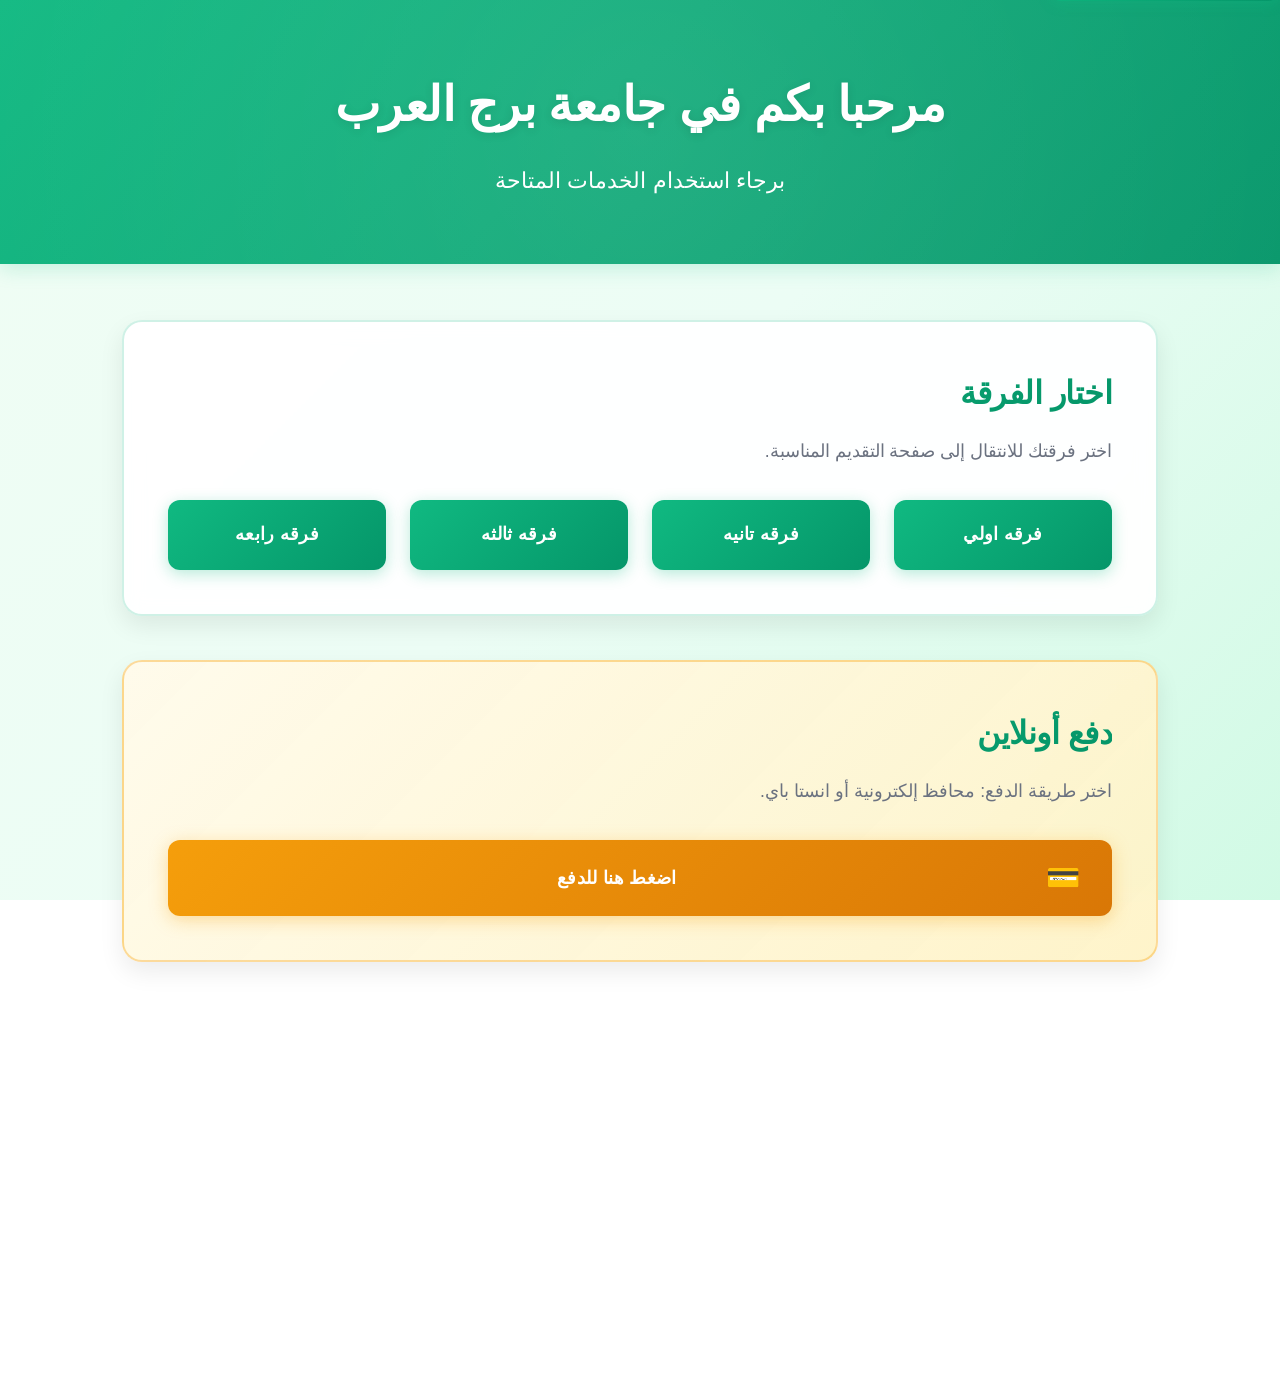
<file: index.htm>
<!DOCTYPE html>
<html lang="ar" dir="rtl">
<head>
    <meta charset="UTF-8">
    <meta name="viewport" content="width=device-width, initial-scale=1.0, viewport-fit=cover">
    <meta name="theme-color" content="#28a745">
    <meta name="description" content="جامعة برج العرب - نظام التقديم الإلكتروني للفرق الدراسية والدفع والشكاوى">
    <title>جامعة برج العرب - اختار الفرقة</title>
    <link rel="shortcut icon" href="download.png" type="image/x-icon">
    <link rel="stylesheet" href="styles.css">
</head>
<body>
    <!-- Simple Loading Overlay -->
    <div id="page-loader" class="page-loader">
        <div class="loader-spinner"></div>
        <p class="loader-text">جاري التحميل...</p>
    </div>

    <a href="#main-content" class="skip-link">تخطي إلى المحتوى الرئيسي</a>
    
    <header>
        <div class="header-content">
            <h1 class="fade-in-up">مرحبا بكم في جامعة برج العرب</h1>
            <p class="fade-in-up delay-1">برجاء استخدام الخدمات المتاحة</p>
        </div>
    </header>
    
    <main id="main-content">
        <section id="buttons-section" class="section-card fade-in-up delay-2" aria-labelledby="choose-grade-title">
            <div class="section-header">
                <h2 id="choose-grade-title">اختار الفرقة</h2>
                <p id="choose-grade-desc">اختر فرقتك للانتقال إلى صفحة التقديم المناسبة.</p>
            </div>
            <div role="group" class="button-grid" aria-labelledby="choose-grade-title" aria-describedby="choose-grade-desc">
                <button id="btn1" type="button" class="btn-primary" aria-label="الانتقال إلى تقديم الفرقة الأولى" title="تقديم الفرقة الأولى">
                    <span class="btn-text">فرقه اولي</span>
                </button>
                <button id="btn2" type="button" class="btn-primary" aria-label="الانتقال إلى تقديم الفرقة الثانية" title="تقديم الفرقة الثانية">
                    <span class="btn-text">فرقه تانيه</span>
                </button>
                <button id="btn3" type="button" class="btn-primary" aria-label="الانتقال إلى تقديم الفرقة الثالثة" title="تقديم الفرقة الثالثة">
                    <span class="btn-text">فرقه ثالثه</span>
                </button>
                <button id="btn4" type="button" class="btn-primary" aria-label="الانتقال إلى تقديم الفرقة الرابعة" title="تقديم الفرقة الرابعة">
                    <span class="btn-text">فرقه رابعه</span>
                </button>
            </div>
        </section>

        <section id="payment-section" class="section-card fade-in-up delay-3" aria-labelledby="payment-title">
            <div class="section-header">
                <h2 id="payment-title">دفع أونلاين</h2>
                <p id="payment-desc">اختر طريقة الدفع: محافظ إلكترونية أو انستا باي.</p>
            </div>
            <div role="group" class="payment-actions" aria-labelledby="payment-title" aria-describedby="payment-desc">
                <button id="payment-btn1" type="button" class="btn-payment-trigger" aria-label="فتح خيارات الدفع" title="اضغط هنا للدفع">
                    <span class="btn-icon">💳</span>
                    <span class="btn-text">اضغط هنا للدفع</span>
                </button>
            </div>
        </section>

        <!-- نافذة اختيار طريقة الدفع (Tap) -->
        <div id="payment-modal" class="payment-modal" role="dialog" aria-modal="true" aria-labelledby="payment-modal-title" aria-hidden="true">
            <div class="payment-modal-backdrop" id="payment-modal-backdrop"></div>
            <div class="payment-modal-box">
                <div class="payment-modal-header">
                    <h3 id="payment-modal-title">اختر طريقة الدفع</h3>
                    <button type="button" class="payment-modal-close" id="payment-modal-close" aria-label="إغلاق">×</button>
                </div>
                <div class="payment-modal-body">
                    <p class="payment-modal-desc">اختر طريقة الدفع:</p>
                    <div class="payment-methods">
                        <button type="button" class="payment-method-card" id="payment-method-wallets" data-method="wallets" aria-label="الدفع عبر المحافظ الإلكترونية">
                            <span class="payment-method-icon">👛</span>
                            <span class="payment-method-label">محافظ إلكترونية</span>
                            <span class="payment-method-hint">فودافون كاش، اورنج كاش، وغيرها</span>
                        </button>
                        <button type="button" class="payment-method-card" id="payment-method-instapay" data-method="instapay" aria-label="الدفع عبر انستا باي">
                            <span class="payment-method-icon">⚡</span>
                            <span class="payment-method-label">انستا باي</span>
                            <span class="payment-method-hint">دفع فوري عبر انستا باي</span>
                        </button>
                    </div>
                </div>
            </div>
        </div>


        <section id="complaints-section" class="section-card fade-in-up delay-4" aria-labelledby="complaints-title">
            <div class="section-header">
                <h2 id="complaints-title">اكتب الشكوى الخاصة بك</h2>
                <p id="complaints-desc">سنقوم بمراجعة الشكوى والرد عليك في أقرب وقت.</p>
            </div>
            <div role="group" class="button-grid" aria-labelledby="complaints-title" aria-describedby="complaints-desc">
                <button id="complaints-btn" class="btn-danger" type="button" aria-label="فتح نموذج الشكاوي" title="فتح نموذج الشكاوي">
                    <span class="btn-text">للشكاوي</span>
                </button>
            </div>
        </section>
    </main>
    <!-- Button Loading Indicator -->
    <div id="button-loader" class="button-loader" aria-hidden="true">
        <div class="button-spinner"></div>
        <p>جاري التحميل...</p>
    </div>

    <script src="script.js"></script>
</body>
</html>
</file>
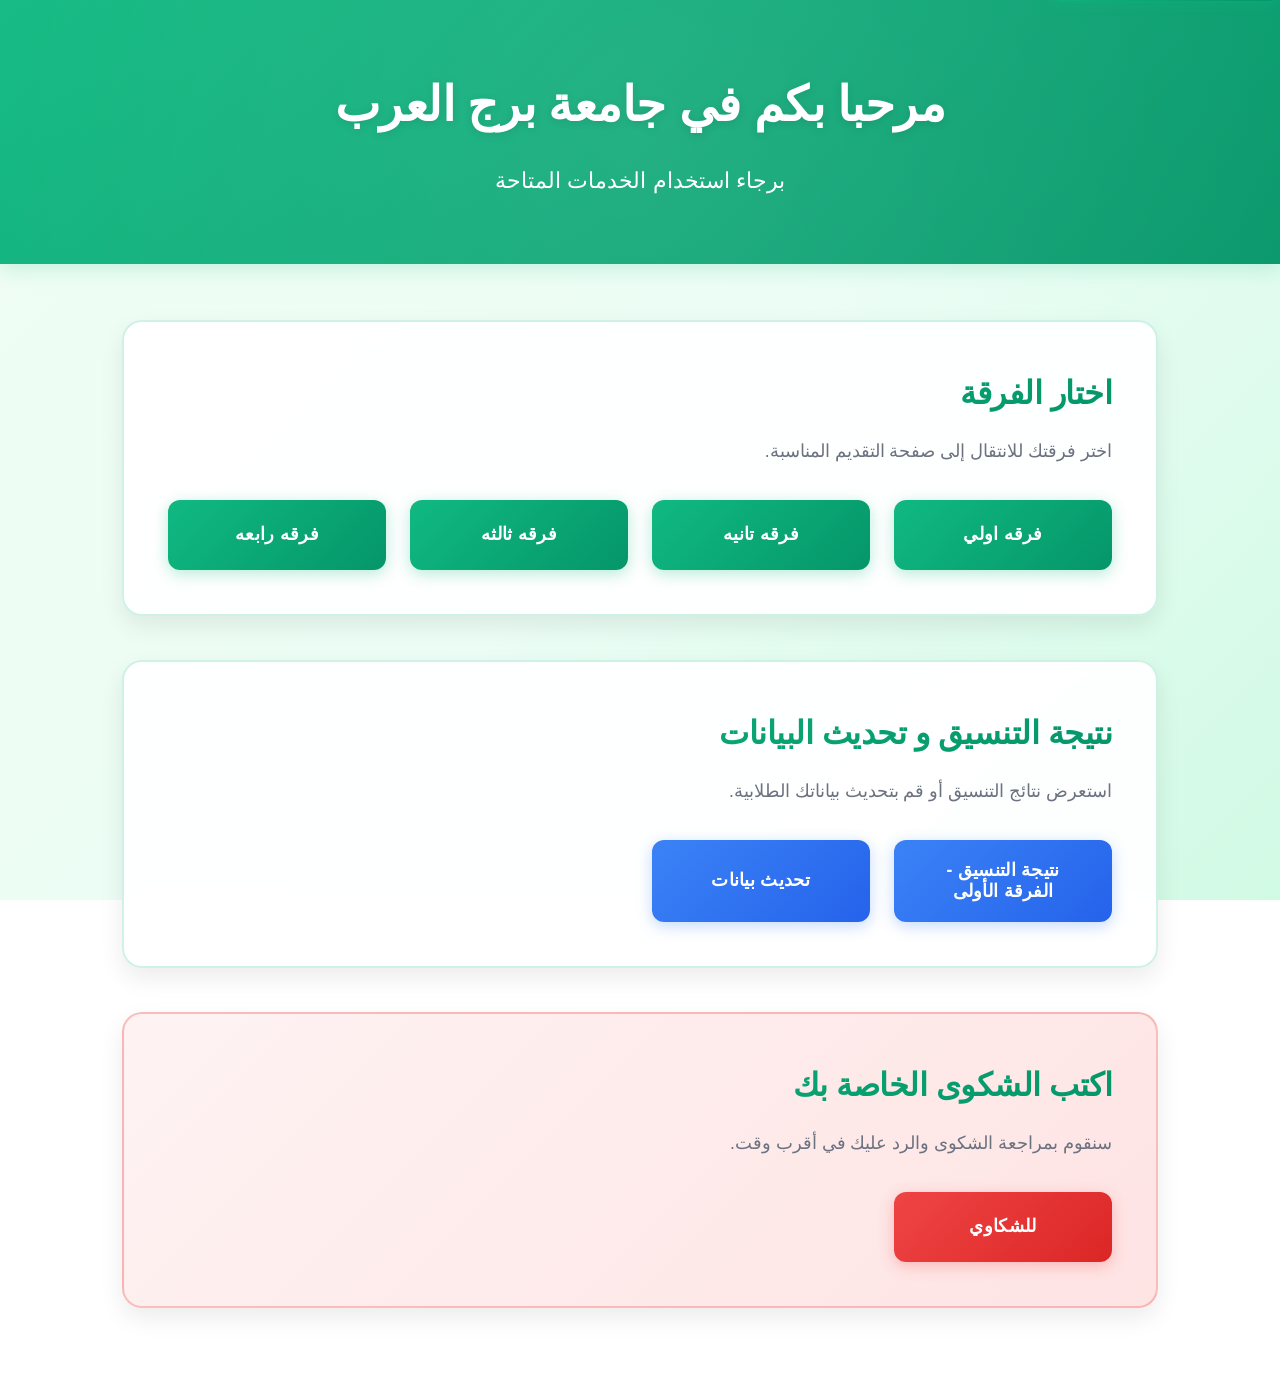
<file: index.html>
<!DOCTYPE html>
<html lang="ar" dir="rtl">
<head>
    <meta charset="UTF-8">
    <meta name="viewport" content="width=device-width, initial-scale=1.0">
    <meta name="theme-color" content="#28a745">
    <meta name="description" content="جامعة برج العرب - نظام التقديم الإلكتروني للفرق الدراسية المختلفة ونتائج التنسيق">
    <title>جامعة برج العرب - اختار الفرقة</title>
    <link rel="shortcut icon" href="download.png" type="image/x-icon">
    <link rel="stylesheet" href="styles.css">
</head>
<body>
    <!-- Simple Loading Overlay -->
    <div id="page-loader" class="page-loader">
        <div class="loader-spinner"></div>
        <p class="loader-text">loading</p>
    </div>

    <a href="#main-content" class="skip-link">تخطي إلى المحتوى الرئيسي</a>
    
    <header>
        <div class="header-content">
            <h1 class="fade-in-up">مرحبا بكم في جامعة برج العرب</h1>
            <p class="fade-in-up delay-1">برجاء استخدام الخدمات المتاحة</p>
        </div>
    </header>
    
    <main id="main-content">
        <section id="buttons-section" class="section-card fade-in-up delay-2" aria-labelledby="choose-grade-title">
            <div class="section-header">
                <h2 id="choose-grade-title">اختار الفرقة</h2>
                <p id="choose-grade-desc">اختر فرقتك للانتقال إلى صفحة التقديم المناسبة.</p>
            </div>
            <div role="group" class="button-grid" aria-labelledby="choose-grade-title" aria-describedby="choose-grade-desc">
                <button id="btn1" type="button" class="btn-primary" aria-label="الانتقال إلى تقديم الفرقة الأولى" title="تقديم الفرقة الأولى">
                    <span class="btn-text">فرقه اولي</span>
                </button>
                <button id="btn2" type="button" class="btn-primary" aria-label="الانتقال إلى تقديم الفرقة الثانية" title="تقديم الفرقة الثانية">
                    <span class="btn-text">فرقه تانيه</span>
                </button>
                <button id="btn3" type="button" class="btn-primary" aria-label="الانتقال إلى تقديم الفرقة الثالثة" title="تقديم الفرقة الثالثة">
                    <span class="btn-text">فرقه ثالثه</span>
                </button>
                <button id="btn4" type="button" class="btn-primary" aria-label="الانتقال إلى تقديم الفرقة الرابعة" title="تقديم الفرقة الرابعة">
                    <span class="btn-text">فرقه رابعه</span>
                </button>
            </div>
        </section>

        <section id="coordination-results-section" class="section-card fade-in-up delay-3" aria-labelledby="coordination-title">
            <div class="section-header">
                <h2 id="coordination-title">نتيجة التنسيق و تحديث البيانات</h2>
                <p id="coordination-desc">استعرض نتائج التنسيق أو قم بتحديث بياناتك الطلابية.</p>
            </div>
            <div role="group" class="button-grid" aria-labelledby="coordination-title" aria-describedby="coordination-desc">
                <button id="coordination-btn1" type="button" class="btn-secondary" aria-label="عرض نتيجة التنسيق للفرقة الأولى" title="نتيجة التنسيق - الفرقة الأولى">
                    <span class="btn-text">نتيجة التنسيق - الفرقة الأولى</span>
                </button>
                <button id="coordination-btn2" type="button" class="btn-secondary" aria-label="تحديث بيانات الطالب" title="تحديث بيانات">
                    <span class="btn-text">تحديث بيانات</span>
                </button>
            </div>
        </section>

        <section id="complaints-section" class="section-card fade-in-up delay-4" aria-labelledby="complaints-title">
            <div class="section-header">
                <h2 id="complaints-title">اكتب الشكوى الخاصة بك</h2>
                <p id="complaints-desc">سنقوم بمراجعة الشكوى والرد عليك في أقرب وقت.</p>
            </div>
            <div role="group" class="button-grid" aria-labelledby="complaints-title" aria-describedby="complaints-desc">
                <button id="complaints-btn" class="btn-danger" type="button" aria-label="فتح نموذج الشكاوي" title="فتح نموذج الشكاوي">
                    <span class="btn-text">للشكاوي</span>
                </button>
            </div>
        </section>

        <!-- Payment section is commented out -->
        <!-- <section id="payment-section" class="section-card fade-in-up delay-5" aria-labelledby="payment-title">
            <div class="section-header">
                <h2 id="payment-title">الدفع الإلكتروني</h2>
                <p id="payment-desc">اختر طريقة الدفع المناسبة لك وقم بإتمام عملية الدفع.</p>
            </div>
            <div role="group" class="button-grid" aria-labelledby="payment-title" aria-describedby="payment-desc">   
                <button id="instapay-btn" class="btn-payment" type="button" aria-label="الدفع عبر Insta Pay" title="Insta Pay">
                    <span class="btn-text">Insta Pay</span>
                </button>
                <button id="vodafone-cash-btn" class="btn-payment" type="button" aria-label="الدفع عبر Vodafone Cash" title="Vodafone Cash">
                    <span class="btn-text">Vodafone Cash</span>
                </button>
                <button id="sign-up-btn" class="btn-payment" type="button" aria-label="إرسال السكريبت بعد الدفع" title="إرسال السكريبت بعد الدفع">
                    <span class="btn-text">ابعت اسكريين بعد الدفع</span>
                </button>
            </div>
        </section> -->
    </main>

    <!-- Button Loading Indicator -->
    <div id="button-loader" class="button-loader" aria-hidden="true">
        <div class="button-spinner"></div>
        <p>loading</p>
    </div>

    <script src="script.js"></script>
</body>
</html>
</file>
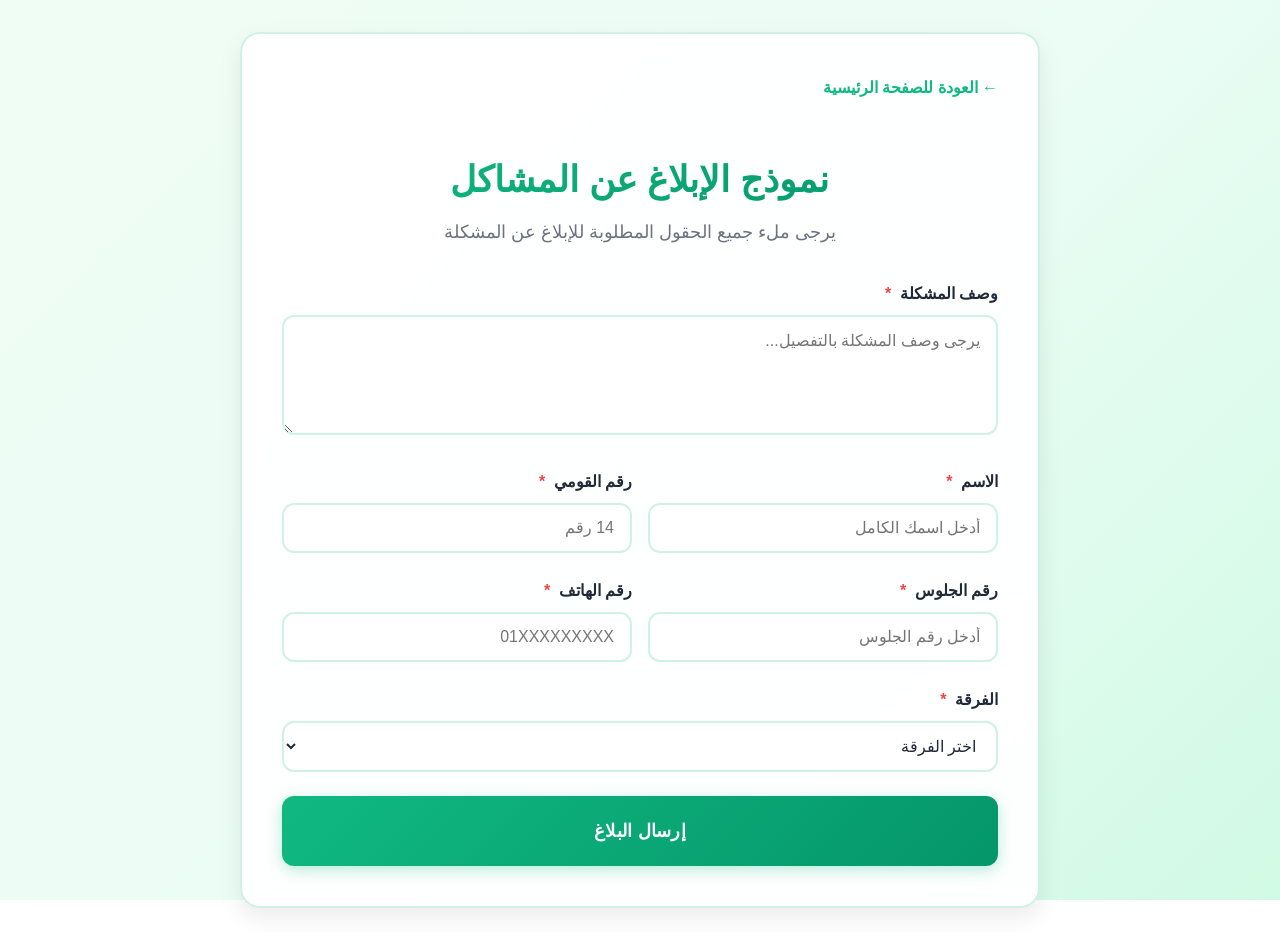
<file: Problem.htm>
<!DOCTYPE html>
<html lang="ar" dir="rtl">
<head>
    <meta charset="UTF-8">
    <meta name="viewport" content="width=device-width, initial-scale=1.0">
    <meta name="theme-color" content="#28a745">
    <meta name="description" content="جامعة برج العرب - نموذج الإبلاغ عن المشاكل">
    <title>جامعة برج العرب - نموذج الإبلاغ عن المشاكل</title>
    <link rel="shortcut icon" href="download.png" type="image/x-icon">
    <link rel="stylesheet" href="styles.css">
    <style>
        .form-container {
            max-width: 800px;
            margin: 2rem auto;
            background: var(--card-bg);
            backdrop-filter: blur(10px);
            border-radius: var(--border-radius);
            padding: 2.5rem;
            box-shadow: var(--card-shadow);
            border: 2px solid var(--card-border);
        }

        .form-group {
            margin-bottom: 1.5rem;
        }

        .form-group label {
            display: block;
            margin-bottom: 0.5rem;
            color: var(--text-primary);
            font-weight: 600;
            font-size: 1rem;
        }

        .form-group input[type="text"],
        .form-group input[type="email"],
        .form-group input[type="tel"],
        .form-group input[type="number"],
        .form-group input[type="date"],
        .form-group select,
        .form-group textarea {
            width: 100%;
            padding: 0.875rem 1rem;
            border: 2px solid rgba(16, 185, 129, 0.2);
            border-radius: var(--border-radius-sm);
            font-size: 1rem;
            font-family: inherit;
            background: white;
            color: var(--text-primary);
            transition: var(--transition);
            direction: rtl;
        }

        .form-group input:focus,
        .form-group select:focus,
        .form-group textarea:focus {
            outline: none;
            border-color: var(--primary-color);
            box-shadow: 0 0 0 3px rgba(16, 185, 129, 0.1);
        }

        .form-group textarea {
            resize: vertical;
            min-height: 120px;
        }

        .form-row {
            display: grid;
            grid-template-columns: repeat(auto-fit, minmax(250px, 1fr));
            gap: 1rem;
        }

        .required {
            color: var(--accent-color);
            margin-right: 0.25rem;
        }

        .form-submit {
            width: 100%;
            padding: 1.25rem 2rem;
            background: var(--primary-gradient);
            color: white;
            border: none;
            border-radius: var(--border-radius-sm);
            font-size: 1.1rem;
            font-weight: 700;
            cursor: pointer;
            transition: var(--transition);
            box-shadow: 0 4px 15px rgba(16, 185, 129, 0.3);
            margin-top: 1.5rem;
        }

        .form-submit:hover {
            transform: translateY(-4px) scale(1.02);
            box-shadow: 0 8px 25px rgba(16, 185, 129, 0.4);
        }

        .form-submit:active {
            transform: translateY(-1px) scale(1);
        }

        .form-header {
            text-align: center;
            margin-bottom: 2rem;
        }

        .form-header h1 {
            font-size: clamp(1.75rem, 4vw, 2.25rem);
            background: var(--primary-gradient);
            -webkit-background-clip: text;
            -webkit-text-fill-color: transparent;
            background-clip: text;
            margin-bottom: 0.5rem;
            font-weight: 800;
        }

        .form-header p {
            color: var(--text-secondary);
            font-size: 1.1rem;
        }

        .back-link {
            display: inline-block;
            margin-bottom: 1.5rem;
            color: var(--primary-color);
            text-decoration: none;
            font-weight: 600;
            transition: var(--transition);
        }

        .back-link:hover {
            color: var(--primary-dark);
            text-decoration: underline;
        }

        .view-data-btn {
            display: inline-block;
            margin-bottom: 1.5rem;
            margin-left: 1rem;
            padding: 0.75rem 1.5rem;
            background: var(--secondary-gradient);
            color: white;
            text-decoration: none;
            border-radius: var(--border-radius-sm);
            font-weight: 600;
            transition: var(--transition);
            box-shadow: 0 4px 15px rgba(59, 130, 246, 0.3);
        }

        .view-data-btn:hover {
            transform: translateY(-2px);
            box-shadow: 0 6px 20px rgba(59, 130, 246, 0.4);
        }

        .data-table-container {
            max-width: 1200px;
            margin: 2rem auto;
            background: var(--card-bg);
            backdrop-filter: blur(10px);
            border-radius: var(--border-radius);
            padding: 2.5rem;
            box-shadow: var(--card-shadow);
            border: 2px solid var(--card-border);
            display: none;
        }

        .data-table-container.show {
            display: block;
        }

        .data-table {
            width: 100%;
            border-collapse: collapse;
            margin-top: 1.5rem;
            background: white;
            border-radius: var(--border-radius-sm);
            overflow: hidden;
        }

        .data-table thead {
            background: var(--primary-gradient);
            color: white;
        }

        .data-table th {
            padding: 1rem;
            text-align: right;
            font-weight: 700;
            font-size: 1rem;
        }

        .data-table td {
            padding: 0.875rem 1rem;
            border-bottom: 1px solid rgba(16, 185, 129, 0.1);
            text-align: right;
        }

        .data-table tbody tr {
            transition: var(--transition);
        }

        .data-table tbody tr:hover {
            background: rgba(16, 185, 129, 0.05);
        }

        .data-table tbody tr:last-child td {
            border-bottom: none;
        }

        .delete-btn {
            background: var(--accent-gradient);
            color: white;
            border: none;
            padding: 0.5rem 1rem;
            border-radius: var(--border-radius-sm);
            cursor: pointer;
            font-weight: 600;
            transition: var(--transition);
            font-size: 0.875rem;
        }

        .delete-btn:hover {
            transform: translateY(-2px);
            box-shadow: 0 4px 12px rgba(239, 68, 68, 0.3);
        }

        .no-data {
            text-align: center;
            padding: 3rem;
            color: var(--text-secondary);
            font-size: 1.1rem;
        }

        @media (max-width: 768px) {
            .form-container {
                padding: 1.5rem;
                margin: 1rem;
            }

            .form-row {
                grid-template-columns: 1fr;
            }

            .data-table-container {
                padding: 1.5rem;
                margin: 1rem;
            }

            .data-table {
                font-size: 0.875rem;
            }

            .data-table th,
            .data-table td {
                padding: 0.5rem;
            }
        }
    </style>
</head>
<body>
    <div class="form-container fade-in-up">
        <div style="display: flex; align-items: center; justify-content: space-between; flex-wrap: wrap; margin-bottom: 1.5rem;">
            <a href="index.htm" class="back-link">← العودة للصفحة الرئيسية</a>
        </div>
        
        <div class="form-header">
            <h1>نموذج الإبلاغ عن المشاكل</h1>
            <p>يرجى ملء جميع الحقول المطلوبة للإبلاغ عن المشكلة</p>
        </div>

        <form method="POST" action="#" id="problemForm">
            <div class="form-group">
                <label for="problemDescription">وصف المشكلة <span class="required">*</span></label>
                <textarea id="problemDescription" name="problemDescription" required placeholder="يرجى وصف المشكلة بالتفصيل..." minlength="10"></textarea>
            </div>

            <div class="form-row">
                <div class="form-group">
                    <label for="fullName">الاسم <span class="required">*</span></label>
                    <input type="text" id="fullName" name="fullName" required placeholder="أدخل اسمك الكامل">
                </div>

                <div class="form-group">
                    <label for="nationalId">رقم القومي <span class="required">*</span></label>
                    <input type="text" id="nationalId" name="nationalId" required pattern="[0-9]{14}" maxlength="14" placeholder="14 رقم">
                </div>
            </div>

            <div class="form-row">
                <div class="form-group">
                    <label for="seatNumber">رقم الجلوس <span class="required">*</span></label>
                    <input type="text" id="seatNumber" name="seatNumber" required placeholder="أدخل رقم الجلوس">
                </div>

                <div class="form-group">
                    <label for="phone">رقم الهاتف <span class="required">*</span></label>
                    <input type="tel" id="phone" name="phone" required pattern="[0-9]{11}" maxlength="11" placeholder="01XXXXXXXXX">
                </div>
            </div>

            <div class="form-group">
                <label for="grade">الفرقة <span class="required">*</span></label>
                <select id="grade" name="grade" required>
                    <option value="">اختر الفرقة</option>
                    <option value="first">فرقة أولى</option>
                    <option value="second">فرقة ثانية</option>
                    <option value="third">فرقة ثالثة</option>
                    <option value="fourth">فرقة رابعة</option>
                </select>
            </div>

            <button type="submit" class="form-submit">إرسال البلاغ</button>
        </form>

        <div id="form-message" style="display: none; margin-top: 1.5rem; padding: 1rem; border-radius: 12px; text-align: center;"></div>
    </div>

    <div class="data-table-container fade-in-up" id="dataTableContainer">
        <div style="display: flex; align-items: center; justify-content: space-between; flex-wrap: wrap; margin-bottom: 1.5rem;">
            <button type="button" class="view-data-btn" onclick="toggleDataTable()" style="background: var(--primary-gradient);">العودة للنموذج</button>
            <button type="button" class="view-data-btn" onclick="exportToCSV()" style="background: linear-gradient(135deg, #6b7280 0%, #4b5563 100%);">تصدير البيانات (CSV)</button>
        </div>
        <div class="form-header">
            <h1>البلاغات المحفوظة</h1>
            <p>جميع البلاغات عن المشاكل المحفوظة</p>
        </div>
        <div id="tableWrapper"></div>
    </div>

    <script>
        // دالة للحصول على البيانات من localStorage
        function getStoredData() {
            const data = localStorage.getItem('problemReports');
            return data ? JSON.parse(data) : [];
        }

        // دالة لحفظ البيانات في localStorage
        function saveData(formData) {
            const reports = getStoredData();
            const newReport = {
                id: Date.now(),
                ...formData,
                status: 'pending',
                reportDate: new Date().toLocaleString('ar-EG')
            };
            reports.push(newReport);
            localStorage.setItem('problemReports', JSON.stringify(reports));
        }

        // دالة لحذف بيانات
        function deleteData(id) {
            if (confirm('هل أنت متأكد من حذف هذا البلاغ؟')) {
                const reports = getStoredData();
                const filtered = reports.filter(item => item.id !== id);
                localStorage.setItem('problemReports', JSON.stringify(filtered));
                displayDataTable();
            }
        }

        // دالة لعرض الجدول
        function displayDataTable() {
            const reports = getStoredData();
            const tableWrapper = document.getElementById('tableWrapper');
            
            if (reports.length === 0) {
                tableWrapper.innerHTML = '<div class="no-data">لا توجد بلاغات محفوظة</div>';
                return;
            }

            const gradeNames = {
                'first': 'فرقة أولى',
                'second': 'فرقة ثانية',
                'third': 'فرقة ثالثة',
                'fourth': 'فرقة رابعة'
            };

            let tableHTML = `
                <table class="data-table">
                    <thead>
                        <tr>
                            <th>#</th>
                            <th>الاسم</th>
                            <th>رقم القومي</th>
                            <th>رقم الجلوس</th>
                            <th>رقم الهاتف</th>
                            <th>الفرقة</th>
                            <th>وصف المشكلة</th>
                            <th>تاريخ البلاغ</th>
                            <th>إجراءات</th>
                        </tr>
                    </thead>
                    <tbody>
            `;

            reports.forEach((report, index) => {
                tableHTML += `
                    <tr>
                        <td>${index + 1}</td>
                        <td>${report.fullName || '-'}</td>
                        <td>${report.nationalId || '-'}</td>
                        <td>${report.seatNumber || '-'}</td>
                        <td>${report.phone || '-'}</td>
                        <td>${gradeNames[report.grade] || report.grade || '-'}</td>
                        <td>${(report.problemDescription || '-').substring(0, 50)}${(report.problemDescription || '').length > 50 ? '...' : ''}</td>
                        <td>${report.reportDate || '-'}</td>
                        <td>
                            <button class="delete-btn" onclick="deleteData(${report.id})">حذف</button>
                        </td>
                    </tr>
                `;
            });

            tableHTML += `
                    </tbody>
                </table>
            `;

            tableWrapper.innerHTML = tableHTML;
        }

        // دالة لإظهار/إخفاء جدول البيانات
        function toggleDataTable() {
            const container = document.getElementById('dataTableContainer');
            const formContainer = document.querySelector('.form-container');
            
            if (container.classList.contains('show')) {
                container.classList.remove('show');
                formContainer.style.display = 'block';
            } else {
                container.classList.add('show');
                formContainer.style.display = 'none';
                displayDataTable();
            }
        }

        // دالة لتصدير البيانات كـ CSV
        function exportToCSV() {
            const reports = getStoredData();
            if (reports.length === 0) {
                alert('لا توجد بلاغات للتصدير');
                return;
            }

            const gradeNames = {
                'first': 'فرقة أولى',
                'second': 'فرقة ثانية',
                'third software': 'فرقة ثالثة برمجيات ',
                'third networks': 'فرقة ثالثة شبكات ',
                'fourth software': 'فرقة رابعة برمجيات ',
                'fourth networks': 'فرقة رابعة شبكات' 
            };

            let csv = 'الاسم,رقم القومي,رقم الجلوس,رقم الهاتف,الفرقة,وصف المشكلة,تاريخ البلاغ\n';
            
            reports.forEach(report => {
                csv += `"${report.fullName || ''}","${report.nationalId || ''}","${report.seatNumber || ''}","${report.phone || ''}","${gradeNames[report.grade] || report.grade || ''}","${(report.problemDescription || '').replace(/"/g, '""')}","${report.reportDate || ''}"\n`;
            });

            const blob = new Blob(['\ufeff' + csv], { type: 'text/csv;charset=utf-8;' });
            const link = document.createElement('a');
            link.href = URL.createObjectURL(blob);
            link.download = 'problem_reports_' + new Date().getTime() + '.csv';
            link.click();
        }
    </script>

    <script>
        // إضافة تحقق من صحة النموذج قبل الإرسال
        document.getElementById('problemForm').addEventListener('submit', function(e) {
            e.preventDefault();
            
            const fullName = document.getElementById('fullName').value.trim();
            const nationalId = document.getElementById('nationalId').value.trim();
            const seatNumber = document.getElementById('seatNumber').value.trim();
            const phone = document.getElementById('phone').value.trim();
            const grade = document.getElementById('grade').value;
            const problemDescription = document.getElementById('problemDescription').value.trim();
            const messageDiv = document.getElementById('form-message');

            // التحقق من صحة البيانات
            let isValid = true;
            let errorMessage = '';

            if (!fullName) {
                isValid = false;
                errorMessage = 'يرجى إدخال الاسم';
            }

            if (isValid && nationalId.length !== 14) {
                isValid = false;
                errorMessage = 'الرقم القومي يجب أن يكون 14 رقم';
            }

            if (isValid && !seatNumber) {
                isValid = false;
                errorMessage = 'يرجى إدخال رقم الجلوس';
            }

            if (isValid && phone.length !== 11) {
                isValid = false;
                errorMessage = 'رقم الهاتف يجب أن يكون 11 رقم';
            }

            if (isValid && !grade) {
                isValid = false;
                errorMessage = 'يرجى اختيار الفرقة';
            }

            if (isValid && !problemDescription) {
                isValid = false;
                errorMessage = 'يرجى إدخال وصف المشكلة';
            } else if (isValid && problemDescription.length < 10) {
                isValid = false;
                errorMessage = 'وصف المشكلة يجب أن يكون على الأقل 10 أحرف';
            }

            if (!isValid) {
                messageDiv.style.display = 'block';
                messageDiv.style.background = '#ef4444';
                messageDiv.style.color = 'white';
                messageDiv.innerHTML = '<h2>خطأ في إرسال البلاغ</h2><p>' + errorMessage + '</p>';
                messageDiv.scrollIntoView({ behavior: 'smooth', block: 'nearest' });
                return false;
            }

            // حفظ البيانات في localStorage
            const formData = {
                fullName: fullName,
                nationalId: nationalId,
                seatNumber: seatNumber,
                phone: phone,
                grade: grade,
                problemDescription: problemDescription
            };

            saveData(formData);

            // إذا كانت جميع البيانات صحيحة، عرض رسالة النجاح
            messageDiv.style.display = 'block';
            messageDiv.style.background = '#10b981';
            messageDiv.style.color = 'white';
            messageDiv.innerHTML = '<h2>تم إرسال البلاغ بنجاح!</h2><p>شكراً لك، سيتم مراجعة بلاغك قريباً.</p>';
            messageDiv.scrollIntoView({ behavior: 'smooth', block: 'nearest' });

            // هنا يمكنك إضافة كود لإرسال البيانات إلى الخادم
            // على سبيل المثال: استخدام fetch API لإرسال البيانات
            
            // إعادة تعيين النموذج بعد 3 ثواني
            setTimeout(function() {
                document.getElementById('problemForm').reset();
                messageDiv.style.display = 'none';
            }, 3000);

            return false;
        });
    </script>
</body>
</html>
</file>
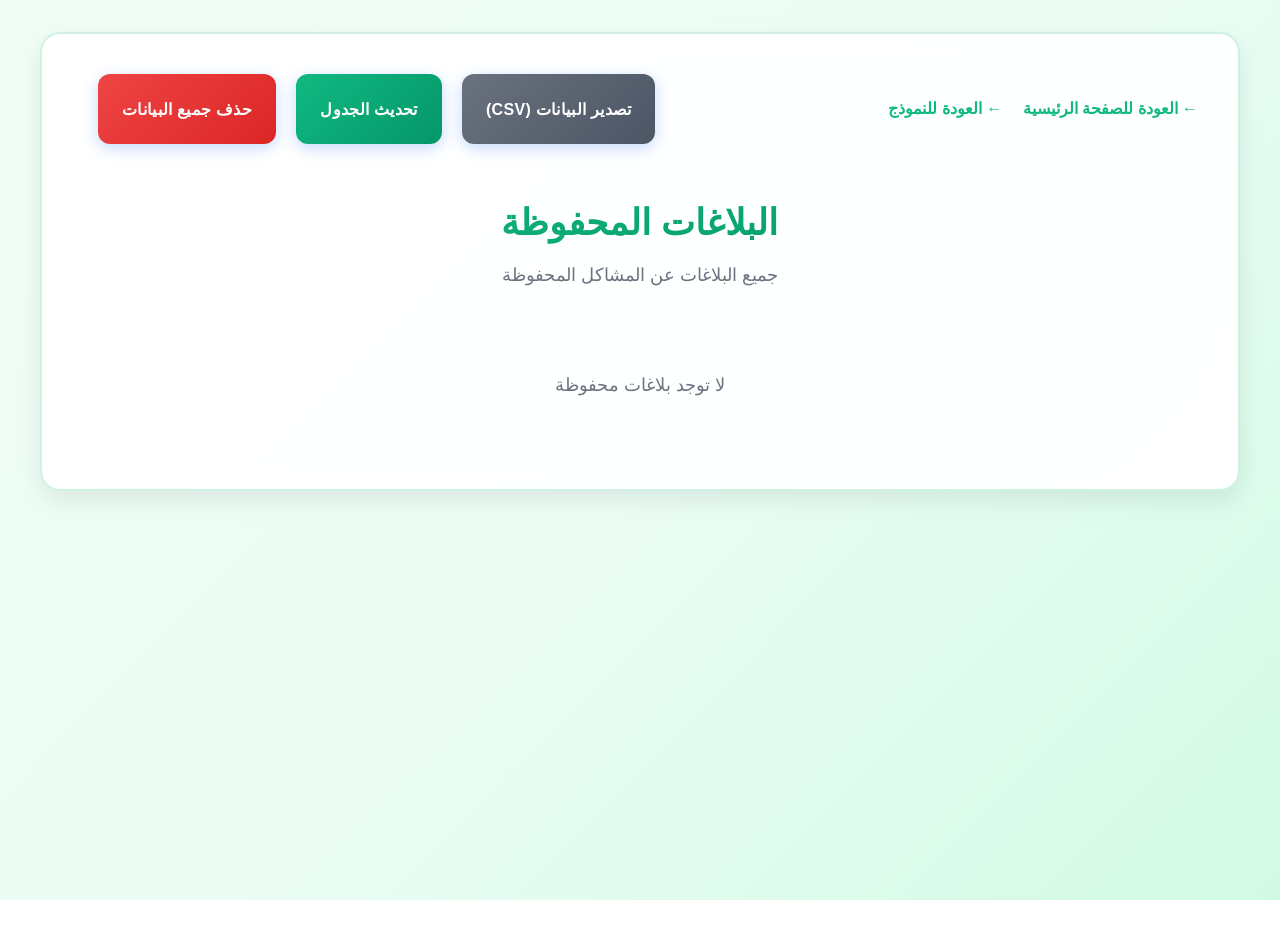
<file: problem_table.htm>
<!DOCTYPE html>
<html lang="ar" dir="rtl">
<head>
    <meta charset="UTF-8">
    <meta name="viewport" content="width=device-width, initial-scale=1.0">
    <meta name="theme-color" content="#28a745">
    <meta name="description" content="جامعة برج العرب - عرض البلاغات المحفوظة">
    <title>جامعة برج العرب - البلاغات المحفوظة</title>
    <link rel="shortcut icon" href="download.png" type="image/x-icon">
    <link rel="stylesheet" href="styles.css">
    <style>
        .data-table-container {
            max-width: 1200px;
            margin: 2rem auto;
            background: var(--card-bg);
            backdrop-filter: blur(10px);
            border-radius: var(--border-radius);
            padding: 2.5rem;
            box-shadow: var(--card-shadow);
            border: 2px solid var(--card-border);
        }

        .form-header {
            text-align: center;
            margin-bottom: 2rem;
        }

        .form-header h1 {
            font-size: clamp(1.75rem, 4vw, 2.25rem);
            background: var(--primary-gradient);
            -webkit-background-clip: text;
            -webkit-text-fill-color: transparent;
            background-clip: text;
            margin-bottom: 0.5rem;
            font-weight: 800;
        }

        .form-header p {
            color: var(--text-secondary);
            font-size: 1.1rem;
        }

        .back-link {
            display: inline-block;
            margin-bottom: 1.5rem;
            color: var(--primary-color);
            text-decoration: none;
            font-weight: 600;
            transition: var(--transition);
        }

        .back-link:hover {
            color: var(--primary-dark);
            text-decoration: underline;
        }

        .view-data-btn {
            display: inline-block;
            margin-bottom: 1.5rem;
            margin-left: 1rem;
            padding: 0.75rem 1.5rem;
            background: var(--secondary-gradient);
            color: white;
            text-decoration: none;
            border-radius: var(--border-radius-sm);
            font-weight: 600;
            transition: var(--transition);
            box-shadow: 0 4px 15px rgba(59, 130, 246, 0.3);
            border: none;
            cursor: pointer;
            font-size: 1rem;
        }

        .view-data-btn:hover {
            transform: translateY(-2px);
            box-shadow: 0 6px 20px rgba(59, 130, 246, 0.4);
        }

        .data-table {
            width: 100%;
            border-collapse: collapse;
            margin-top: 1.5rem;
            background: white;
            border-radius: var(--border-radius-sm);
            overflow: hidden;
        }

        .data-table thead {
            background: var(--primary-gradient);
            color: white;
        }

        .data-table th {
            padding: 1rem;
            text-align: right;
            font-weight: 700;
            font-size: 1rem;
        }

        .data-table td {
            padding: 0.875rem 1rem;
            border-bottom: 1px solid rgba(16, 185, 129, 0.1);
            text-align: right;
        }

        .data-table tbody tr {
            transition: var(--transition);
        }

        .data-table tbody tr:hover {
            background: rgba(16, 185, 129, 0.05);
        }

        .data-table tbody tr:last-child td {
            border-bottom: none;
        }

        .delete-btn {
            background: var(--accent-gradient);
            color: white;
            border: none;
            padding: 0.5rem 1rem;
            border-radius: var(--border-radius-sm);
            cursor: pointer;
            font-weight: 600;
            transition: var(--transition);
            font-size: 0.875rem;
        }

        .delete-btn:hover {
            transform: translateY(-2px);
            box-shadow: 0 4px 12px rgba(239, 68, 68, 0.3);
        }

        .no-data {
            text-align: center;
            padding: 3rem;
            color: var(--text-secondary);
            font-size: 1.1rem;
        }

        .action-buttons {
            display: flex;
            align-items: center;
            justify-content: space-between;
            flex-wrap: wrap;
            margin-bottom: 1.5rem;
            gap: 1rem;
        }

        .stats-info {
            background: rgba(16, 185, 129, 0.1);
            padding: 1rem;
            border-radius: var(--border-radius-sm);
            margin-bottom: 1.5rem;
            text-align: center;
            color: var(--text-primary);
            font-weight: 600;
        }

        /* بطاقات للشاشات الصغيرة */
        .data-cards {
            display: none;
            margin-top: 1rem;
            gap: 1rem;
        }

        .data-card {
            background: white;
            border-radius: var(--border-radius-sm);
            padding: 1.25rem;
            box-shadow: 0 2px 12px rgba(0, 0, 0, 0.08);
            border: 1px solid rgba(16, 185, 129, 0.15);
            transition: var(--transition);
        }

        .data-card:hover {
            box-shadow: 0 4px 20px rgba(16, 185, 129, 0.15);
            border-color: rgba(16, 185, 129, 0.3);
        }

        .data-card-row {
            display: flex;
            justify-content: space-between;
            align-items: flex-start;
            gap: 0.75rem;
            padding: 0.5rem 0;
            border-bottom: 1px solid rgba(16, 185, 129, 0.08);
            font-size: 0.95rem;
        }

        .data-card-row:last-of-type {
            border-bottom: none;
        }

        .data-card-label {
            font-weight: 700;
            color: var(--primary-dark);
            min-width: 100px;
            flex-shrink: 0;
        }

        .data-card-value {
            color: var(--text-primary);
            text-align: left;
            word-break: break-word;
        }

        .data-card-actions {
            margin-top: 1rem;
            padding-top: 1rem;
            border-top: 1px solid rgba(16, 185, 129, 0.12);
        }

        .data-card-actions .delete-btn {
            width: 100%;
        }

        @media (max-width: 768px) {
            .data-table-container {
                padding: 1.5rem;
                margin: 1rem;
            }

            .data-table-wrapper {
                display: none !important;
            }

            .data-cards {
                display: flex !important;
                flex-direction: column;
            }

            .data-table {
                font-size: 0.875rem;
                display: block;
                overflow-x: auto;
            }

            .data-table th,
            .data-table td {
                padding: 0.5rem;
                white-space: nowrap;
            }

            .action-buttons {
                flex-direction: column;
            }

            .view-data-btn {
                width: 100%;
                margin-left: 0;
            }
        }

        @media (min-width: 769px) {
            .data-cards {
                display: none !important;
            }
        }
    </style>
</head>
<body>
    <div class="data-table-container fade-in-up">
        <div class="action-buttons">
            <div>
                <a href="index.htm" class="back-link">← العودة للصفحة الرئيسية</a>
                <a href="Problem.htm" class="back-link" style="margin-right: 1rem;">← العودة للنموذج</a>
            </div>
            <div>
                <button type="button" class="view-data-btn" onclick="exportToCSV()" style="background: linear-gradient(135deg, #6b7280 0%, #4b5563 100%);">تصدير البيانات (CSV)</button>
                <button type="button" class="view-data-btn" onclick="refreshTable()" style="background: var(--primary-gradient);">تحديث الجدول</button>
                <button type="button" class="view-data-btn" onclick="clearAllData()" style="background: var(--accent-gradient);">حذف جميع البيانات</button>
            </div>
        </div>

        <div class="form-header">
            <h1>البلاغات المحفوظة</h1>
            <p>جميع البلاغات عن المشاكل المحفوظة</p>
        </div>

        <div id="statsInfo" class="stats-info"></div>
        <div id="tableWrapper"></div>
    </div>

    <script>
        // دالة للحصول على البيانات من localStorage
        function getStoredData() {
            const data = localStorage.getItem('problemReports');
            return data ? JSON.parse(data) : [];
        }

        // دالة لحذف بيانات
        function deleteData(id) {
            if (confirm('هل أنت متأكد من حذف هذا البلاغ؟')) {
                const reports = getStoredData();
                const filtered = reports.filter(item => item.id !== id);
                localStorage.setItem('problemReports', JSON.stringify(filtered));
                displayDataTable();
            }
        }

        // دالة لحذف جميع البيانات
        function clearAllData() {
            if (confirm('هل أنت متأكد من حذف جميع البلاغات؟ لا يمكن التراجع عن هذا الإجراء!')) {
                localStorage.removeItem('problemReports');
                displayDataTable();
                alert('تم حذف جميع البلاغات بنجاح');
            }
        }

        // دالة لتحديث الجدول
        function refreshTable() {
            displayDataTable();
        }

        // دالة لعرض إحصائيات
        function displayStats() {
            const reports = getStoredData();
            const statsDiv = document.getElementById('statsInfo');
            
            if (reports.length === 0) {
                statsDiv.style.display = 'none';
                return;
            }

            const gradeCounts = {
                'first': 0,
                'second': 0,
                'third': 0,
                'fourth': 0
            };

            reports.forEach(report => {
                if (report.grade && gradeCounts.hasOwnProperty(report.grade)) {
                    gradeCounts[report.grade]++;
                }
            });

            const gradeNames = {
                'first': 'فرقة أولى',
                'second': 'فرقة ثانية',
                'third': 'فرقة ثالثة',
                'fourth': 'فرقة رابعة'
            };

            let statsHTML = `إجمالي البلاغات: <strong>${reports.length}</strong> | `;
            statsHTML += Object.keys(gradeCounts).map(grade => {
                if (gradeCounts[grade] > 0) {
                    return `${gradeNames[grade]}: ${gradeCounts[grade]}`;
                }
                return '';
            }).filter(s => s).join(' | ');

            statsDiv.innerHTML = statsHTML;
            statsDiv.style.display = 'block';
        }

        // دالة لعرض الجدول
        function displayDataTable() {
            const reports = getStoredData();
            const tableWrapper = document.getElementById('tableWrapper');
            
            displayStats();

            if (reports.length === 0) {
                tableWrapper.innerHTML = '<div class="no-data">لا توجد بلاغات محفوظة</div>';
                return;
            }

            const gradeNames = {
                'first': 'فرقة أولى',
                'second': 'فرقة ثانية',
                'third': 'فرقة ثالثة',
                'fourth': 'فرقة رابعة'
            };

            const labels = {
                index: '#',
                fullName: 'الاسم',
                nationalId: 'رقم القومي',
                seatNumber: 'رقم الجلوس',
                phone: 'رقم الهاتف',
                grade: 'الفرقة',
                problemDescription: 'وصف المشكلة',
                reportDate: 'تاريخ البلاغ'
            };

            let tableHTML = `
                <div class="data-table-wrapper">
                    <table class="data-table">
                        <thead>
                            <tr>
                                <th>#</th>
                                <th>الاسم</th>
                                <th>رقم القومي</th>
                                <th>رقم الجلوس</th>
                                <th>رقم الهاتف</th>
                                <th>الفرقة</th>
                                <th>وصف المشكلة</th>
                                <th>تاريخ البلاغ</th>
                                <th>إجراءات</th>
                            </tr>
                        </thead>
                        <tbody>
            `;

            reports.forEach((report, index) => {
                tableHTML += `
                    <tr>
                        <td>${index + 1}</td>
                        <td>${report.fullName || '-'}</td>
                        <td>${report.nationalId || '-'}</td>
                        <td>${report.seatNumber || '-'}</td>
                        <td>${report.phone || '-'}</td>
                        <td>${gradeNames[report.grade] || report.grade || '-'}</td>
                        <td>${(report.problemDescription || '-').substring(0, 50)}${(report.problemDescription || '').length > 50 ? '...' : ''}</td>
                        <td>${report.reportDate || '-'}</td>
                        <td>
                            <button class="delete-btn" onclick="deleteData(${report.id})">حذف</button>
                        </td>
                    </tr>
                `;
            });

            tableHTML += `
                        </tbody>
                    </table>
                </div>
                <div class="data-cards" role="list">
            `;

            reports.forEach((report, index) => {
                const desc = report.problemDescription || '-';
                const descShort = desc.length > 80 ? desc.substring(0, 80) + '...' : desc;
                tableHTML += `
                    <article class="data-card" role="listitem">
                        <div class="data-card-row">
                            <span class="data-card-label">${labels.index}</span>
                            <span class="data-card-value">${index + 1}</span>
                        </div>
                        <div class="data-card-row">
                            <span class="data-card-label">${labels.fullName}</span>
                            <span class="data-card-value">${report.fullName || '-'}</span>
                        </div>
                        <div class="data-card-row">
                            <span class="data-card-label">${labels.nationalId}</span>
                            <span class="data-card-value">${report.nationalId || '-'}</span>
                        </div>
                        <div class="data-card-row">
                            <span class="data-card-label">${labels.seatNumber}</span>
                            <span class="data-card-value">${report.seatNumber || '-'}</span>
                        </div>
                        <div class="data-card-row">
                            <span class="data-card-label">${labels.phone}</span>
                            <span class="data-card-value">${report.phone || '-'}</span>
                        </div>
                        <div class="data-card-row">
                            <span class="data-card-label">${labels.grade}</span>
                            <span class="data-card-value">${gradeNames[report.grade] || report.grade || '-'}</span>
                        </div>
                        <div class="data-card-row">
                            <span class="data-card-label">${labels.problemDescription}</span>
                            <span class="data-card-value">${escapeHtml(descShort)}</span>
                        </div>
                        <div class="data-card-row">
                            <span class="data-card-label">${labels.reportDate}</span>
                            <span class="data-card-value">${report.reportDate || '-'}</span>
                        </div>
                        <div class="data-card-actions">
                            <button class="delete-btn" onclick="deleteData(${report.id})">حذف البلاغ</button>
                        </div>
                    </article>
                `;
            });

            tableHTML += '</div>';
            tableWrapper.innerHTML = tableHTML;
        }

        function escapeHtml(text) {
            const div = document.createElement('div');
            div.textContent = text;
            return div.innerHTML;
        }

        // دالة لتصدير البيانات كـ CSV
        function exportToCSV() {
            const reports = getStoredData();
            if (reports.length === 0) {
                alert('لا توجد بلاغات للتصدير');
                return;
            }

            const gradeNames = {
                'first': 'فرقة أولى',
                'second': 'فرقة ثانية',
                'third': 'فرقة ثالثة',
                'fourth': 'فرقة رابعة'
            };

            let csv = 'الاسم,رقم القومي,رقم الجلوس,رقم الهاتف,الفرقة,وصف المشكلة,تاريخ البلاغ\n';
            
            reports.forEach(report => {
                csv += `"${report.fullName || ''}","${report.nationalId || ''}","${report.seatNumber || ''}","${report.phone || ''}","${gradeNames[report.grade] || report.grade || ''}","${(report.problemDescription || '').replace(/"/g, '""')}","${report.reportDate || ''}"\n`;
            });

            const blob = new Blob(['\ufeff' + csv], { type: 'text/csv;charset=utf-8;' });
            const link = document.createElement('a');
            link.href = URL.createObjectURL(blob);
            link.download = 'problem_reports_' + new Date().getTime() + '.csv';
            link.click();
        }

        // تحميل الجدول عند فتح الصفحة
        window.addEventListener('DOMContentLoaded', function() {
            displayDataTable();
        });

        // تحديث الجدول تلقائياً كل 5 ثوان (اختياري)
        // setInterval(displayDataTable, 5000);
    </script>
</body>
</html>
</file>
<file: styles.css>
/* ============================================
   Modern Design System - Responsive Variables
   ============================================ */
:root {
    --primary-color: #10b981;
    --primary-dark: #059669;
    --primary-light: #34d399;
    --primary-gradient: linear-gradient(135deg, #10b981 0%, #059669 100%);
    
    --secondary-color: #3b82f6;
    --secondary-dark: #2563eb;
    --secondary-gradient: linear-gradient(135deg, #3b82f6 0%, #2563eb 100%);
    
    --accent-color: #ef4444;
    --accent-dark: #dc2626;
    --accent-gradient: linear-gradient(135deg, #ef4444 0%, #dc2626 100%);
    
    /* Modern Background */
    --background: linear-gradient(135deg, #f0fdf4 0%, #ecfdf5 50%, #d1fae5 100%);
    --background-solid: #f0fdf4;
    
    /* Modern Cards */
    --card-bg: rgba(255, 255, 255, 0.95);
    --card-border: rgba(16, 185, 129, 0.2);
    --card-shadow: 0 10px 25px rgba(0, 0, 0, 0.08);
    --card-shadow-hover: 0 20px 40px rgba(16, 185, 129, 0.15);
    
    /* Typography */
    --text-primary: #1f2937;
    --text-secondary: #6b7280;
    --text-light: #9ca3af;
    
    /* Responsive spacing (تعديل تلقائي حسب الشاشة) */
    --main-padding: 3rem 1.5rem;
    --section-padding: 2.5rem;
    --section-gap: 2.5rem;
    --header-padding: 4rem 2rem;
    --button-min-height: 70px;
    --button-padding: 1.25rem 2rem;
    --button-font: 1.1rem;
    --grid-gap: 1.25rem;
    --grid-cols: repeat(auto-fit, minmax(220px, 1fr));
    
    /* Modern Spacing */
    --border-radius: 20px;
    --border-radius-sm: 12px;
    
    /* Modern Transitions */
    --transition: all 0.4s cubic-bezier(0.4, 0, 0.2, 1);
    --transition-fast: all 0.2s ease;
    
    /* Safe area for notched devices */
    --safe-top: env(safe-area-inset-top, 0);
    --safe-bottom: env(safe-area-inset-bottom, 0);
    --safe-left: env(safe-area-inset-left, 0);
    --safe-right: env(safe-area-inset-right, 0);
}

/* ============================================
   Reset & Base Styles
   ============================================ */
* {
    margin: 0;
    padding: 0;
    box-sizing: border-box;
}

html {
    scroll-behavior: smooth;
}

body {
    font-family: 'Segoe UI', 'Cairo', -apple-system, BlinkMacSystemFont, 'Roboto', sans-serif;
    background: var(--background);
    background-attachment: fixed;
    color: var(--text-primary);
    line-height: 1.7;
    min-height: 100vh;
    min-height: 100dvh;
    direction: rtl;
    -webkit-font-smoothing: antialiased;
    -moz-osx-font-smoothing: grayscale;
    padding-left: var(--safe-left);
    padding-right: var(--safe-right);
}

/* ============================================
   Modern Page Loader
   ============================================ */
.page-loader {
    position: fixed;
    top: 0;
    left: 0;
    width: 100%;
    height: 100%;
    background: var(--primary-gradient);
    display: flex;
    flex-direction: column;
    align-items: center;
    justify-content: center;
    z-index: 9999;
    transition: opacity 0.5s ease, visibility 0.5s;
}

.page-loader.hidden {
    opacity: 0;
    visibility: hidden;
}

.loader-spinner {
    width: 60px;
    height: 60px;
    border: 5px solid rgba(255, 255, 255, 0.3);
    border-top-color: white;
    border-radius: 50%;
    animation: spin 1s linear infinite;
    margin-bottom: 1.5rem;
    box-shadow: 0 0 20px rgba(255, 255, 255, 0.3);
}

@keyframes spin {
    to { transform: rotate(360deg); }
}

.loader-text {
    color: white;
    font-size: 1.2rem;
    font-weight: 600;
    letter-spacing: 1px;
    text-transform: uppercase;
}

/* ============================================
   Modern Button Loader
   ============================================ */
.button-loader {
    position: fixed;
    bottom: 2rem;
    left: 50%;
    transform: translateX(-50%) translateY(120px);
    background: rgba(255, 255, 255, 0.98);
    backdrop-filter: blur(10px);
    padding: 1.25rem 2rem;
    border-radius: var(--border-radius-sm);
    box-shadow: 0 10px 30px rgba(0, 0, 0, 0.2);
    display: flex;
    align-items: center;
    gap: 1rem;
    z-index: 1000;
    opacity: 0;
    transition: var(--transition);
    border: 1px solid rgba(16, 185, 129, 0.1);
}

.button-loader.show {
    opacity: 1;
    transform: translateX(-50%) translateY(0);
}

.button-spinner {
    width: 20px;
    height: 20px;
    border: 3px solid rgba(16, 185, 129, 0.2);
    border-top-color: var(--primary-color);
    border-radius: 50%;
    animation: spin 0.8s linear infinite;
}

.button-loader p {
    margin: 0;
    color: var(--text-primary);
    font-weight: 600;
    font-size: 1rem;
}

/* ============================================
   Skip Link
   ============================================ */
.skip-link {
    position: absolute;
    top: -50px;
    right: 0;
    background: var(--primary-gradient);
    color: white;
    padding: 0.75rem 1.5rem;
    text-decoration: none;
    border-radius: 0 0 var(--border-radius-sm) var(--border-radius-sm);
    z-index: 1000;
    font-weight: 600;
    transition: var(--transition);
    box-shadow: 0 4px 12px rgba(16, 185, 129, 0.3);
}

.skip-link:focus,
.skip-link:focus-visible {
    top: 0;
    outline: 2px solid white;
    outline-offset: 2px;
}

/* ============================================
   Modern Header
   ============================================ */
header {
    background: var(--primary-gradient);
    color: white;
    padding: var(--header-padding);
    padding-top: calc(4rem + var(--safe-top));
    padding-left: calc(2rem + var(--safe-left));
    padding-right: calc(2rem + var(--safe-right));
    text-align: center;
    box-shadow: 0 4px 20px rgba(16, 185, 129, 0.2);
    position: relative;
    overflow: hidden;
}

header::before {
    content: '';
    position: absolute;
    top: -50%;
    right: -50%;
    width: 200%;
    height: 200%;
    background: radial-gradient(circle, rgba(255, 255, 255, 0.1) 0%, transparent 70%);
    animation: pulse 8s ease-in-out infinite;
}

@keyframes pulse {
    0%, 100% { transform: scale(1); opacity: 0.5; }
    50% { transform: scale(1.1); opacity: 0.8; }
}

.header-content {
    max-width: 900px;
    margin: 0 auto;
    position: relative;
    z-index: 1;
    display: flex;
    flex-direction: column;
    align-items: center;
    justify-content: center;
    text-align: center;
}

header h1 {
    font-size: clamp(2rem, 5vw, 3rem);
    font-weight: 800;
    margin-bottom: 1rem;
    text-shadow: 0 2px 10px rgba(0, 0, 0, 0.1);
    letter-spacing: -0.5px;
    text-align: center;
    width: 100%;
}

header p {
    font-size: clamp(1.1rem, 2.5vw, 1.4rem);
    opacity: 0.95;
    font-weight: 400;
    text-align: center;
    width: 100%;
}

/* ============================================
   Modern Fade In Animations
   ============================================ */
.fade-in-up {
    opacity: 0;
    transform: translateY(30px);
    animation: fadeInUp 0.6s cubic-bezier(0.4, 0, 0.2, 1) forwards;
}

.fade-in-up.delay-1 { animation-delay: 0.15s; }
.fade-in-up.delay-2 { animation-delay: 0.3s; }
.fade-in-up.delay-3 { animation-delay: 0.45s; }
.fade-in-up.delay-4 { animation-delay: 0.6s; }
.fade-in-up.delay-5 { animation-delay: 0.75s; }

@keyframes fadeInUp {
    to {
        opacity: 1;
        transform: translateY(0);
    }
}

/* ============================================
   Main Container
   ============================================ */
main {
    max-width: 1200px;
    margin: 0 auto;
    padding: var(--main-padding);
    padding-bottom: calc(var(--section-gap) + var(--safe-bottom));
}

/* ============================================
   Modern Section Cards
   ============================================ */
.section-card {
    background: var(--card-bg);
    backdrop-filter: blur(10px);
    border-radius: var(--border-radius);
    padding: var(--section-padding);
    margin-bottom: var(--section-gap);
    box-shadow: var(--card-shadow);
    border: 2px solid var(--card-border);
    transition: var(--transition);
    position: relative;
    overflow: hidden;
}

.section-card::before {
    content: '';
    position: absolute;
    top: 0;
    right: 0;
    width: 100%;
    height: 4px;
    background: var(--primary-gradient);
    transform: scaleX(0);
    transform-origin: right;
    transition: var(--transition);
}

.section-card:hover {
    box-shadow: var(--card-shadow-hover);
    transform: translateY(-6px) scale(1.01);
    border-color: rgba(16, 185, 129, 0.4);
}

.section-card:hover::before {
    transform: scaleX(1);
}

.section-header {
    margin-bottom: 2rem;
}

.section-header h2 {
    font-size: clamp(1.75rem, 4vw, 2.25rem);
    background: var(--primary-gradient);
    -webkit-background-clip: text;
    -webkit-text-fill-color: transparent;
    background-clip: text;
    margin-bottom: 1rem;
    font-weight: 800;
    display: flex;
    align-items: center;
    gap: 0.75rem;
    letter-spacing: -0.5px;
}

.section-header h2 .icon {
    font-size: 1.4em;
}

.section-header p {
    color: var(--text-secondary);
    font-size: 1.1rem;
    line-height: 1.8;
    font-weight: 400;
}

/* ============================================
   Modern Button Grid
   ============================================ */
.button-grid {
    display: grid;
    grid-template-columns: var(--grid-cols);
    gap: var(--grid-gap);
    margin-top: 2rem;
}

/* ============================================
   Modern Button Styles
   ============================================ */
button {
    background: var(--primary-gradient);
    color: white;
    padding: var(--button-padding);
    border: none;
    border-radius: var(--border-radius-sm);
    font-size: var(--button-font);
    font-weight: 700;
    cursor: pointer;
    transition: var(--transition);
    box-shadow: 0 4px 15px rgba(16, 185, 129, 0.3);
    min-height: var(--button-min-height);
    display: flex;
    align-items: center;
    justify-content: center;
    gap: 0.75rem;
    text-align: center;
    position: relative;
    overflow: hidden;
    letter-spacing: 0.3px;
    -webkit-tap-highlight-color: transparent;
}

button::before {
    content: '';
    position: absolute;
    top: 50%;
    left: 50%;
    width: 0;
    height: 0;
    border-radius: 50%;
    background: rgba(255, 255, 255, 0.15);
    transform: translate(-50%, -50%);
    transition: width 0.5s ease-out, height 0.5s ease-out, opacity 0.3s;
    opacity: 0;
    pointer-events: none;
}

button:hover::before {
    width: 400px;
    height: 400px;
    opacity: 1;
}

button:hover {
    transform: translateY(-4px) scale(1.02);
    box-shadow: 0 8px 25px rgba(16, 185, 129, 0.4);
}

button:active {
    transform: translateY(-1px) scale(1);
}

button:focus {
    outline: none;
}

button:focus-visible {
    outline: 3px solid rgba(16, 185, 129, 0.5);
    outline-offset: 3px;
}

button.loading {
    opacity: 0.8;
    cursor: not-allowed;
    pointer-events: none;
}

/* Button Content */
.btn-icon {
    font-size: 1.3em;
}

.btn-text {
    flex: 1;
    text-align: center;
    position: relative;
    z-index: 1;
    font-weight: 700;
}

.btn-arrow {
    font-size: 1.2em;
    opacity: 0.9;
}

/* ============================================
   Modern Button Variants
   ============================================ */
.btn-primary {
    background: var(--primary-gradient);
    box-shadow: 0 4px 15px rgba(16, 185, 129, 0.3);
}

.btn-primary:hover {
    box-shadow: 0 8px 25px rgba(16, 185, 129, 0.4);
    background: linear-gradient(135deg, #059669 0%, #047857 100%);
}

.btn-secondary {
    background: var(--secondary-gradient);
    box-shadow: 0 4px 15px rgba(59, 130, 246, 0.3);
}

.btn-secondary:hover {
    box-shadow: 0 8px 25px rgba(59, 130, 246, 0.4);
    background: linear-gradient(135deg, #2563eb 0%, #1d4ed8 100%);
}

.btn-secondary::before {
    background: rgba(255, 255, 255, 0.15);
}

.btn-danger {
    background: var(--accent-gradient);
    box-shadow: 0 4px 15px rgba(239, 68, 68, 0.3);
}

.btn-danger:hover {
    box-shadow: 0 8px 25px rgba(239, 68, 68, 0.4);
    background: linear-gradient(135deg, #dc2626 0%, #b91c1c 100%);
}

.btn-danger::before {
    background: rgba(255, 255, 255, 0.15);
}

.btn-payment {
    background: linear-gradient(135deg, #6b7280 0%, #4b5563 100%);
    box-shadow: 0 4px 15px rgba(107, 114, 128, 0.3);
}

.btn-payment:hover {
    box-shadow: 0 8px 25px rgba(107, 114, 128, 0.4);
    background: linear-gradient(135deg, #4b5563 0%, #374151 100%);
}

/* ============================================
   Section-Specific Styles
   ============================================ */
#complaints-section {
    background: linear-gradient(135deg, rgba(254, 242, 242, 0.95) 0%, rgba(254, 226, 226, 0.95) 100%);
    border-color: rgba(239, 68, 68, 0.3);
}

#complaints-section::before {
    background: var(--accent-gradient);
}

#complaints-section:hover {
    border-color: rgba(239, 68, 68, 0.5);
}

#complaints-section .button-grid {
    max-width: 100%;
}

#complaints-section .button-grid button {
    width: 100%;
}

/* ============================================
   Payment Section & Trigger Button
   ============================================ */
#payment-section {
    background: linear-gradient(135deg, rgba(255, 251, 235, 0.98) 0%, rgba(254, 243, 199, 0.95) 100%);
    border-color: rgba(245, 158, 11, 0.35);
}

#payment-section::before {
    background: linear-gradient(90deg, #f59e0b 0%, #d97706 100%);
}

#payment-section:hover {
    border-color: rgba(245, 158, 11, 0.5);
}

.payment-actions {
    margin-top: 1rem;
    width: 100%;
}

.btn-payment-trigger {
    width: 100%;
    background: linear-gradient(135deg, #f59e0b 0%, #d97706 100%) !important;
    box-shadow: 0 4px 18px rgba(245, 158, 11, 0.35) !important;
    min-height: 76px;
    font-size: 1.15rem;
    padding: 1.35rem 2rem;
}

.btn-payment-trigger:hover {
    box-shadow: 0 8px 28px rgba(245, 158, 11, 0.45) !important;
    background: linear-gradient(135deg, #d97706 0%, #b45309 100%) !important;
}

.btn-payment-trigger .btn-icon {
    font-size: 1.5em;
}

/* ============================================
   Payment Modal (Tap - اختيار طريقة الدفع)
   ============================================ */
.payment-modal {
    position: fixed;
    inset: 0;
    z-index: 9998;
    display: flex;
    align-items: center;
    justify-content: center;
    padding: 1.5rem;
    opacity: 0;
    visibility: hidden;
    transition: opacity 0.3s ease, visibility 0.3s ease;
}

.payment-modal.is-open {
    opacity: 1;
    visibility: visible;
}

.payment-modal-backdrop {
    position: absolute;
    inset: 0;
    background: rgba(0, 0, 0, 0.5);
    backdrop-filter: blur(4px);
    cursor: pointer;
}

.payment-modal-box {
    position: relative;
    width: 100%;
    max-width: 420px;
    background: var(--card-bg);
    border-radius: var(--border-radius);
    box-shadow: 0 25px 50px rgba(0, 0, 0, 0.2);
    border: 2px solid rgba(245, 158, 11, 0.25);
    overflow: hidden;
    transform: scale(0.9) translateY(20px);
    transition: transform 0.35s cubic-bezier(0.34, 1.56, 0.64, 1);
}

.payment-modal.is-open .payment-modal-box {
    transform: scale(1) translateY(0);
}

.payment-modal-header {
    display: flex;
    align-items: center;
    justify-content: space-between;
    padding: 1.25rem 1.5rem;
    background: linear-gradient(135deg, #f59e0b 0%, #d97706 100%);
    color: white;
}

.payment-modal-header h3 {
    margin: 0;
    font-size: 1.35rem;
    font-weight: 700;
}

.payment-modal-close {
    width: 40px;
    height: 40px;
    border: none;
    background: rgba(255, 255, 255, 0.2);
    color: white;
    font-size: 1.75rem;
    line-height: 1;
    border-radius: var(--border-radius-sm);
    cursor: pointer;
    display: flex;
    align-items: center;
    justify-content: center;
    transition: background 0.2s ease;
    padding: 0;
}

.payment-modal-close:hover {
    background: rgba(255, 255, 255, 0.35);
}

.payment-modal-close:focus {
    outline: none;
}

.payment-modal-close:focus-visible {
    outline: 2px solid white;
    outline-offset: 2px;
}

.payment-modal-body {
    padding: 1.5rem;
}

.payment-modal-desc {
    color: var(--text-secondary);
    margin-bottom: 1.25rem;
    font-size: 1rem;
}

.payment-methods {
    display: flex;
    flex-direction: column;
    gap: 1rem;
}

.payment-method-card {
    display: flex;
    flex-direction: column;
    align-items: flex-start;
    gap: 0.35rem;
    padding: 1.25rem 1.25rem;
    background: linear-gradient(135deg, #fffbeb 0%, #fef3c7 100%);
    border: 2px solid rgba(245, 158, 11, 0.3);
    border-radius: var(--border-radius-sm);
    cursor: pointer;
    transition: var(--transition);
    text-align: right;
    width: 100%;
    min-height: auto;
    box-shadow: 0 2px 8px rgba(245, 158, 11, 0.1);
}

.payment-method-card:hover {
    border-color: rgba(245, 158, 11, 0.6);
    background: linear-gradient(135deg, #fef3c7 0%, #fde68a 100%);
    transform: translateY(-2px);
    box-shadow: 0 8px 20px rgba(245, 158, 11, 0.2);
}

.payment-method-card:focus {
    outline: none;
}

.payment-method-card:focus-visible {
    outline: 3px solid rgba(245, 158, 11, 0.6);
    outline-offset: 2px;
}

.payment-method-icon {
    font-size: 1.75rem;
    margin-bottom: 0.25rem;
}

.payment-method-label {
    font-weight: 700;
    font-size: 1.1rem;
    color: var(--text-primary);
}

.payment-method-hint {
    font-size: 0.9rem;
    color: var(--text-secondary);
    font-weight: 400;
}

/* ============================================
   Responsive Design - جميع الشاشات
   ============================================ */

/* شاشات كبيرة (ديسكتوب واسع) - 1200px فأكثر */
@media (min-width: 1200px) {
    :root {
        --main-padding: 3.5rem 2rem;
        --section-padding: 2.75rem;
        --section-gap: 2.75rem;
        --grid-gap: 1.5rem;
        --grid-cols: repeat(4, 1fr);
    }

    main {
        max-width: 1100px;
    }

    #buttons-section .button-grid {
        grid-template-columns: repeat(4, 1fr);
    }

    .section-header h2 {
        font-size: 2rem;
    }
}

/* تابلت عرضي / ديسكتوب صغير - 1024px إلى 1199px */
@media (min-width: 1024px) and (max-width: 1199px) {
    :root {
        --main-padding: 3rem 1.75rem;
        --grid-cols: repeat(2, 1fr);
    }

    #buttons-section .button-grid {
        grid-template-columns: repeat(2, 1fr);
    }
}

/* تابلت عمودي - 769px إلى 1023px */
@media (min-width: 769px) and (max-width: 1023px) {
    :root {
        --main-padding: 2.5rem 1.5rem;
        --section-padding: 2.25rem;
        --section-gap: 2.25rem;
        --header-padding: 3.5rem 1.75rem;
        --grid-cols: repeat(2, 1fr);
        --button-min-height: 68px;
        --button-font: 1.05rem;
    }

    #buttons-section .button-grid {
        grid-template-columns: repeat(2, 1fr);
    }

    .section-card:hover {
        transform: translateY(-4px) scale(1.008);
    }
}

/* موبايل كبير / تابلت صغير - 481px إلى 768px */
@media (max-width: 768px) {
    :root {
        --main-padding: 2rem 1.25rem;
        --section-padding: 2rem;
        --section-gap: 2rem;
        --grid-cols: 1fr;
        --grid-gap: 1rem;
        --button-min-height: 56px;
        --button-padding: 1.1rem 1.5rem;
        --button-font: 1.05rem;
    }

    header {
        padding: calc(3rem + var(--safe-top)) 1.5rem 3rem;
    }

    .section-card {
        border-radius: var(--border-radius-sm);
    }

    .section-header {
        margin-bottom: 1.5rem;
    }

    .section-header h2 {
        font-size: clamp(1.4rem, 4.5vw, 1.65rem);
    }

    .section-header p {
        font-size: 1rem;
        line-height: 1.75;
    }

    .button-grid {
        margin-top: 1.5rem;
    }

    .btn-payment-trigger {
        min-height: 60px !important;
        font-size: 1.05rem !important;
        padding: 1.15rem 1.5rem !important;
    }

    .payment-modal-box {
        max-width: 92%;
    }

    .button-loader {
        bottom: calc(1.5rem + var(--safe-bottom));
        left: 1rem;
        right: 1rem;
        transform: translateX(0) translateY(120px);
        margin: 0 auto;
        max-width: 320px;
    }

    .button-loader.show {
        transform: translateY(0);
    }
}

/* موبايل متوسط - 361px إلى 480px */
@media (max-width: 480px) {
    :root {
        --main-padding: 1.5rem 1rem;
        --section-padding: 1.5rem;
        --section-gap: 1.75rem;
        --button-min-height: 52px;
        --button-padding: 1rem 1.25rem;
        --button-font: 1rem;
        --grid-gap: 0.9rem;
    }

    header {
        padding: calc(2.5rem + var(--safe-top)) 1.25rem 2.5rem;
    }

    header h1 {
        font-size: clamp(1.5rem, 6vw, 1.85rem);
        margin-bottom: 0.75rem;
    }

    header p {
        font-size: 0.95rem;
    }

    .section-header h2 {
        font-size: 1.35rem;
    }

    .section-header p {
        font-size: 0.95rem;
    }

    .btn-payment-trigger {
        min-height: 56px !important;
        font-size: 1rem !important;
        padding: 1rem 1.25rem !important;
    }

    .payment-modal {
        padding: 1rem;
        align-items: flex-end;
    }

    .payment-modal-box {
        max-width: 100%;
        border-radius: var(--border-radius) var(--border-radius) 0 0;
        max-height: 85vh;
        overflow-y: auto;
    }

    .payment-modal-header {
        padding: 1.1rem 1.25rem;
    }

    .payment-modal-header h3 {
        font-size: 1.2rem;
    }

    .payment-modal-close {
        width: 36px;
        height: 36px;
        font-size: 1.5rem;
    }

    .payment-modal-body {
        padding: 1.25rem;
    }

    .payment-method-card {
        padding: 1.1rem 1.25rem;
        min-height: 72px;
    }

    .payment-method-label {
        font-size: 1.05rem;
    }

    .payment-method-hint {
        font-size: 0.85rem;
    }

    .button-loader {
        padding: 1rem 1.5rem;
        font-size: 0.95rem;
        bottom: calc(1.25rem + var(--safe-bottom));
    }
}

/* شاشات صغيرة جداً (هواتف ضيقة) - 360px وأقل */
@media (max-width: 360px) {
    :root {
        --main-padding: 1.25rem 0.875rem;
        --section-padding: 1.25rem;
        --section-gap: 1.5rem;
        --button-min-height: 48px;
        --button-padding: 0.9rem 1rem;
        --button-font: 0.95rem;
        --border-radius: 16px;
        --border-radius-sm: 10px;
    }

    header {
        padding: calc(2rem + var(--safe-top)) 1rem 2rem;
    }

    header h1 {
        font-size: 1.4rem;
    }

    header p {
        font-size: 0.9rem;
    }

    .section-header h2 {
        font-size: 1.25rem;
    }

    .section-header p {
        font-size: 0.9rem;
    }

    .btn-payment-trigger {
        min-height: 52px !important;
        font-size: 0.95rem !important;
    }

    .payment-modal-header h3 {
        font-size: 1.1rem;
    }

    .payment-method-card {
        padding: 1rem;
    }
}

/* تحسين اللمس: مساحة ضغط مناسبة على الشاشات اللمسية */
@media (hover: none) and (pointer: coarse) {
    button {
        min-height: 48px;
    }

    .payment-modal-close {
        min-width: 44px;
        min-height: 44px;
    }

    .payment-method-card {
        min-height: 64px;
    }
}

/* ============================================
   Accessibility
   ============================================ */
@media (prefers-reduced-motion: reduce) {
    *,
    *::before,
    *::after {
        animation-duration: 0.01ms !important;
        animation-iteration-count: 1 !important;
        transition-duration: 0.01ms !important;
    }
}

/* ============================================
   Print Styles
   ============================================ */
@media print {
    body {
        background: white;
    }

    .page-loader,
    .button-loader {
        display: none;
    }

    .section-card {
        box-shadow: none;
        border: 1px solid #ddd;
        page-break-inside: avoid;
        background: white;
    }

    button {
        background: #f4f4f4 !important;
        color: #000 !important;
        border: 1px solid #ddd;
    }
}
</file>
